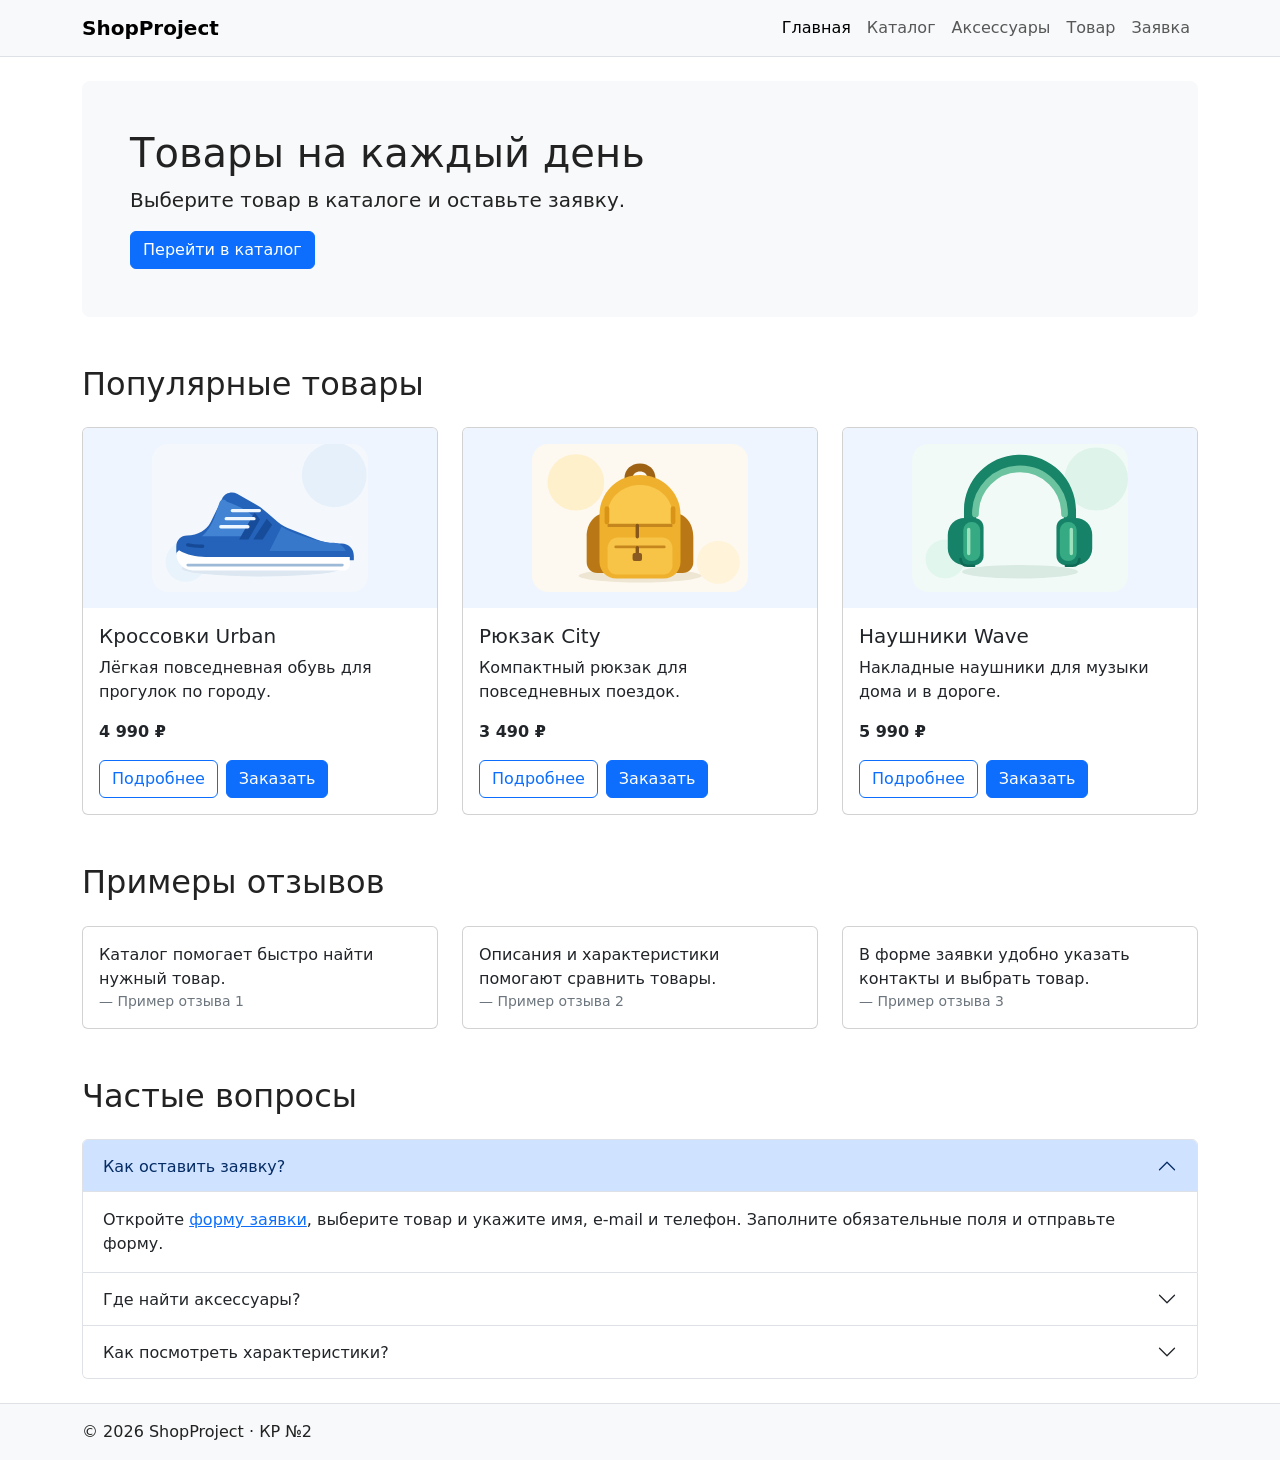
<file: index.html>
<!doctype html>
<html lang="ru">
<head>
  <meta charset="utf-8">
  <meta name="viewport" content="width=device-width, initial-scale=1">
  <title>Главная — ShopProject Bootstrap</title>
  <meta name="description" content="Учебный магазин на Bootstrap: товары, примеры отзывов и ответы на вопросы.">
  <link href="https://cdn.jsdelivr.net/npm/bootstrap@5.3.8/dist/css/bootstrap.min.css" rel="stylesheet" integrity="sha384-sRIl4kxILFvY47J16cr9ZwB07vP4J8+LH7qKQnuqkuIAvNWLzeN8tE5YBujZqJLB" crossorigin="anonymous">
  <link rel="stylesheet" href="css/custom.css">
  <script src="https://cdn.jsdelivr.net/npm/bootstrap@5.3.8/dist/js/bootstrap.bundle.min.js" integrity="sha384-FKyoEForCGlyvwx9Hj09JcYn3nv7wiPVlz7YYwJrWVcXK/BmnVDxM+D2scQbITxI" crossorigin="anonymous" defer></script>
  <script src="js/products.js" defer></script>
  <script src="js/main.js" defer></script>
</head>
<body class="d-flex flex-column min-vh-100">
  <header class="bg-body-tertiary border-bottom">
    <nav class="navbar navbar-expand-lg" aria-label="Основная навигация">
      <div class="container">
        <a class="navbar-brand fw-bold" href="index.html">ShopProject</a>
        <button class="navbar-toggler" type="button" data-bs-toggle="collapse" data-bs-target="#mainNavbar" aria-controls="mainNavbar" aria-expanded="false" aria-label="Открыть меню">
          <span class="navbar-toggler-icon"></span>
        </button>
        <div class="collapse navbar-collapse" id="mainNavbar">
          <ul class="navbar-nav ms-auto">
            <li class="nav-item"><a class="nav-link active" aria-current="page" href="index.html">Главная</a></li>
            <li class="nav-item"><a class="nav-link" href="catalog.html">Каталог</a></li>
            <li class="nav-item"><a class="nav-link" href="category.html">Аксессуары</a></li>
            <li class="nav-item"><a class="nav-link" href="product.html">Товар</a></li>
            <li class="nav-item"><a class="nav-link" href="order.html">Заявка</a></li>
          </ul>
        </div>
      </div>
    </nav>
  </header>

  <main class="container py-4 flex-grow-1">
    <section class="bg-light p-4 p-md-5 rounded-3 mb-5">
      <h1>Товары на каждый день</h1>
      <p class="lead">Выберите товар в каталоге и оставьте заявку.</p>
      <a class="btn btn-primary" href="catalog.html">Перейти в каталог</a>
    </section>

    <section class="mb-5" id="popular" aria-labelledby="featuredTitle">
      <h2 class="mb-4" id="featuredTitle">Популярные товары</h2>
      <div class="row g-4">
        <div class="col-md-4">
          <article class="card h-100">
            <img class="card-img-top product-image" src="images/sneaker.svg" alt="Синие кроссовки Urban" width="320" height="220">
            <div class="card-body d-flex flex-column">
              <h3 class="card-title h5">Кроссовки Urban</h3>
              <p class="card-text description">Лёгкая повседневная обувь для прогулок по городу.</p>
              <p class="fw-bold price">4 990 ₽</p>
              <div class="mt-auto d-flex flex-wrap gap-2">
                <a class="btn btn-outline-primary" href="product.html?product=urban">Подробнее</a>
                <button class="btn btn-primary" type="button" data-bs-toggle="modal" data-bs-target="#quickOrderModal" data-product="urban">Заказать</button>
              </div>
            </div>
          </article>
        </div>
        <div class="col-md-4">
          <article class="card h-100">
            <img class="card-img-top product-image" src="images/backpack.svg" alt="Жёлтый рюкзак City" width="320" height="220">
            <div class="card-body d-flex flex-column">
              <h3 class="card-title h5">Рюкзак City</h3>
              <p class="card-text description">Компактный рюкзак для повседневных поездок.</p>
              <p class="fw-bold price">3 490 ₽</p>
              <div class="mt-auto d-flex flex-wrap gap-2">
                <a class="btn btn-outline-primary" href="product.html?product=city">Подробнее</a>
                <button class="btn btn-primary" type="button" data-bs-toggle="modal" data-bs-target="#quickOrderModal" data-product="city">Заказать</button>
              </div>
            </div>
          </article>
        </div>
        <div class="col-md-4">
          <article class="card h-100">
            <img class="card-img-top product-image" src="images/headphones.svg" alt="Зелёные наушники Wave" width="320" height="220">
            <div class="card-body d-flex flex-column">
              <h3 class="card-title h5">Наушники Wave</h3>
              <p class="card-text description">Накладные наушники для музыки дома и в дороге.</p>
              <p class="fw-bold price">5 990 ₽</p>
              <div class="mt-auto d-flex flex-wrap gap-2">
                <a class="btn btn-outline-primary" href="product.html?product=wave">Подробнее</a>
                <button class="btn btn-primary" type="button" data-bs-toggle="modal" data-bs-target="#quickOrderModal" data-product="wave">Заказать</button>
              </div>
            </div>
          </article>
        </div>
      </div>
    </section>

    <section class="mb-5" id="reviews" aria-labelledby="reviewsTitle">
      <h2 class="mb-4" id="reviewsTitle">Примеры отзывов</h2>
      <div class="row g-4">
        <div class="col-md-4">
          <article class="card h-100">
            <div class="card-body">
              <figure class="mb-0">
                <blockquote class="blockquote fs-6">
                  <p>Каталог помогает быстро найти нужный товар.</p>
                </blockquote>
                <figcaption class="blockquote-footer mb-0">Пример отзыва 1</figcaption>
              </figure>
            </div>
          </article>
        </div>
        <div class="col-md-4">
          <article class="card h-100">
            <div class="card-body">
              <figure class="mb-0">
                <blockquote class="blockquote fs-6">
                  <p>Описания и характеристики помогают сравнить товары.</p>
                </blockquote>
                <figcaption class="blockquote-footer mb-0">Пример отзыва 2</figcaption>
              </figure>
            </div>
          </article>
        </div>
        <div class="col-md-4">
          <article class="card h-100">
            <div class="card-body">
              <figure class="mb-0">
                <blockquote class="blockquote fs-6">
                  <p>В форме заявки удобно указать контакты и выбрать товар.</p>
                </blockquote>
                <figcaption class="blockquote-footer mb-0">Пример отзыва 3</figcaption>
              </figure>
            </div>
          </article>
        </div>
      </div>
    </section>

    <section id="faq" aria-labelledby="faqTitle">
      <h2 class="mb-4" id="faqTitle">Частые вопросы</h2>
      <div class="accordion" id="faqAccordion">
        <div class="accordion-item">
          <h3 class="accordion-header" id="faqOrderHeading">
            <button class="accordion-button" type="button" data-bs-toggle="collapse" data-bs-target="#faqOrder" aria-expanded="true" aria-controls="faqOrder">Как оставить заявку?</button>
          </h3>
          <div class="accordion-collapse collapse show" id="faqOrder" aria-labelledby="faqOrderHeading" data-bs-parent="#faqAccordion">
            <div class="accordion-body">Откройте <a href="order.html">форму заявки</a>, выберите товар и укажите имя, e-mail и телефон. Заполните обязательные поля и отправьте форму.</div>
          </div>
        </div>
        <div class="accordion-item">
          <h3 class="accordion-header" id="faqAccessoriesHeading">
            <button class="accordion-button collapsed" type="button" data-bs-toggle="collapse" data-bs-target="#faqAccessories" aria-expanded="false" aria-controls="faqAccessories">Где найти аксессуары?</button>
          </h3>
          <div class="accordion-collapse collapse" id="faqAccessories" aria-labelledby="faqAccessoriesHeading" data-bs-parent="#faqAccordion">
            <div class="accordion-body">Перейдите в <a href="category.html">раздел «Аксессуары»</a>.</div>
          </div>
        </div>
        <div class="accordion-item">
          <h3 class="accordion-header" id="faqDetailsHeading">
            <button class="accordion-button collapsed" type="button" data-bs-toggle="collapse" data-bs-target="#faqDetails" aria-expanded="false" aria-controls="faqDetails">Как посмотреть характеристики?</button>
          </h3>
          <div class="accordion-collapse collapse" id="faqDetails" aria-labelledby="faqDetailsHeading" data-bs-parent="#faqAccordion">
            <div class="accordion-body">Откройте <a href="catalog.html">каталог</a> и нажмите «Подробнее» в карточке товара.</div>
          </div>
        </div>
      </div>
    </section>
    <div class="alert alert-success d-none mt-4" id="quickSuccess" role="status">Форма заполнена без ошибок.</div>
  </main>

  <div class="modal fade" id="quickOrderModal" tabindex="-1" aria-labelledby="quickOrderTitle" aria-hidden="true">
    <div class="modal-dialog modal-dialog-scrollable">
      <div class="modal-content">
        <div class="modal-header">
          <h2 class="modal-title fs-5" id="quickOrderTitle">Быстрая заявка</h2>
          <button class="btn-close" type="button" data-bs-dismiss="modal" aria-label="Закрыть окно"></button>
        </div>
        <div class="modal-body">
      <form class="needs-validation request-form" id="quick-form" data-request-form data-success="#quickSuccess" action="#" method="post" novalidate>
        <div class="mb-3">
          <label class="form-label" for="quick-product">Товар</label>
          <select class="form-select" id="quick-product" name="product" required>
            <option value="">Выберите товар</option>
            <option value="urban">Кроссовки Urban</option>
            <option value="city">Рюкзак City</option>
            <option value="wave">Наушники Wave</option>
            <option value="flow">Бутылка Flow</option>
            <option value="base">Кепка Base</option>
            <option value="pulse">Колонка Pulse</option>
          </select>
          <div class="invalid-feedback">Выберите товар.</div>
        </div>
        <div class="mb-3">
          <label class="form-label" for="quick-name">Имя</label>
          <input class="form-control" id="quick-name" name="name" type="text" minlength="2" placeholder="Введите ваше имя" autocomplete="given-name" required>
          <div class="invalid-feedback">Введите имя не короче двух символов.</div>
        </div>
        <div class="mb-3">
          <label class="form-label" for="quick-email">E-mail</label>
          <div class="input-group has-validation">
            <span class="input-group-text" id="quick-email-addon">@</span>
            <input class="form-control" id="quick-email" name="email" type="email" placeholder="example@mail.ru" autocomplete="email" aria-describedby="quick-email-addon" required>
            <div class="invalid-feedback">Укажите корректный e-mail.</div>
          </div>
        </div>
        <div class="mb-3">
          <label class="form-label" for="quick-phone">Телефон</label>
          <input class="form-control" id="quick-phone" name="phone" type="tel" inputmode="tel" placeholder="+7 (900) 000-00-00" pattern="^\+7 \(\d{3}\) \d{3}-\d{2}-\d{2}$" autocomplete="tel" aria-describedby="quick-phone-hint" required>
          <div class="form-text" id="quick-phone-hint">Формат: +7 (900) 000-00-00</div>
          <div class="invalid-feedback">Введите телефон в указанном формате.</div>
        </div>
        <div class="mb-3">
          <label class="form-label" for="quick-comment">Комментарий</label>
          <textarea class="form-control" id="quick-comment" name="comment" rows="3" placeholder="Укажите дополнительную информацию"></textarea>
        </div>
        <div class="form-check mb-4">
          <input class="form-check-input" id="quick-agreement" name="agreement" type="checkbox" required>
          <label class="form-check-label" for="quick-agreement">Я согласен на обработку данных</label>
          <div class="invalid-feedback">Для продолжения необходимо согласие.</div>
        </div>
        <div class="d-flex flex-wrap gap-2">
          <button class="btn btn-outline-secondary" type="button" data-bs-dismiss="modal">Закрыть</button>
          <button class="btn btn-primary" type="submit">Проверить заявку</button>
        </div>
      </form>
        </div>
      </div>
    </div>
  </div>

  <footer class="bg-body-tertiary border-top py-3 mt-auto">
    <div class="container"><p class="mb-0">&copy; 2026 ShopProject · КР №2</p></div>
  </footer>
</body>
</html>
</file>
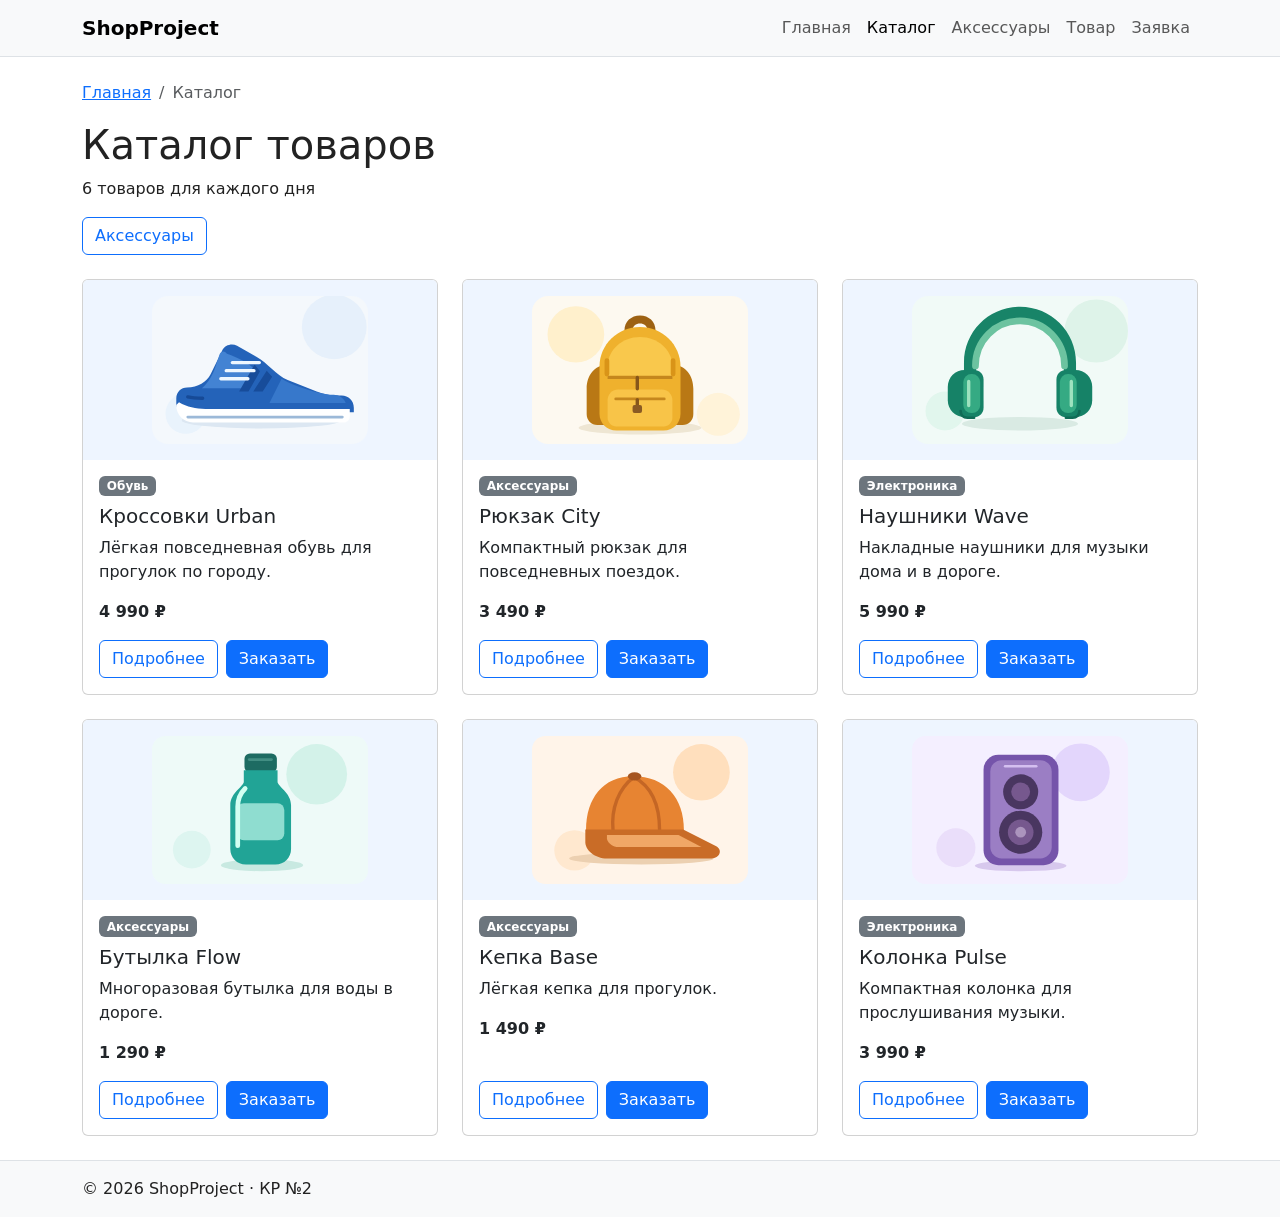
<file: catalog.html>
<!doctype html>
<html lang="ru">
<head>
  <meta charset="utf-8">
  <meta name="viewport" content="width=device-width, initial-scale=1">
  <title>Каталог — ShopProject Bootstrap</title>
  <meta name="description" content="Каталог из шести товаров: обувь, аксессуары и электроника.">
  <link href="https://cdn.jsdelivr.net/npm/bootstrap@5.3.8/dist/css/bootstrap.min.css" rel="stylesheet" integrity="sha384-sRIl4kxILFvY47J16cr9ZwB07vP4J8+LH7qKQnuqkuIAvNWLzeN8tE5YBujZqJLB" crossorigin="anonymous">
  <link rel="stylesheet" href="css/custom.css">
  <script src="https://cdn.jsdelivr.net/npm/bootstrap@5.3.8/dist/js/bootstrap.bundle.min.js" integrity="sha384-FKyoEForCGlyvwx9Hj09JcYn3nv7wiPVlz7YYwJrWVcXK/BmnVDxM+D2scQbITxI" crossorigin="anonymous" defer></script>
  <script src="js/products.js" defer></script>
  <script src="js/main.js" defer></script>
</head>
<body class="d-flex flex-column min-vh-100">
  <header class="bg-body-tertiary border-bottom">
    <nav class="navbar navbar-expand-lg" aria-label="Основная навигация">
      <div class="container">
        <a class="navbar-brand fw-bold" href="index.html">ShopProject</a>
        <button class="navbar-toggler" type="button" data-bs-toggle="collapse" data-bs-target="#mainNavbar" aria-controls="mainNavbar" aria-expanded="false" aria-label="Открыть меню">
          <span class="navbar-toggler-icon"></span>
        </button>
        <div class="collapse navbar-collapse" id="mainNavbar">
          <ul class="navbar-nav ms-auto">
            <li class="nav-item"><a class="nav-link" href="index.html">Главная</a></li>
            <li class="nav-item"><a class="nav-link active" aria-current="page" href="catalog.html">Каталог</a></li>
            <li class="nav-item"><a class="nav-link" href="category.html">Аксессуары</a></li>
            <li class="nav-item"><a class="nav-link" href="product.html">Товар</a></li>
            <li class="nav-item"><a class="nav-link" href="order.html">Заявка</a></li>
          </ul>
        </div>
      </div>
    </nav>
  </header>

  <main class="container py-4 flex-grow-1">
    <nav aria-label="Хлебные крошки">
      <ol class="breadcrumb">
        <li class="breadcrumb-item"><a href="index.html">Главная</a></li>
        <li class="breadcrumb-item active" aria-current="page">Каталог</li>
      </ol>
    </nav>
    <h1>Каталог товаров</h1>
    <p>6 товаров для каждого дня</p>
    <a class="btn btn-outline-primary mb-4" href="category.html">Аксессуары</a>

    <div class="row g-4">
      <div class="col-md-6 col-lg-4">
        <article class="card h-100">
          <img class="card-img-top product-image" src="images/sneaker.svg" alt="Синие кроссовки Urban" width="320" height="220">
          <div class="card-body d-flex flex-column">
            <span class="badge text-bg-secondary align-self-start mb-2">Обувь</span>
            <h2 class="card-title h5">Кроссовки Urban</h2>
            <p class="card-text">Лёгкая повседневная обувь для прогулок по городу.</p>
            <p class="fw-bold">4 990 ₽</p>
            <div class="mt-auto d-flex gap-2">
              <a class="btn btn-outline-primary" href="product.html?product=urban">Подробнее</a>
              <a class="btn btn-primary" href="order.html?product=urban">Заказать</a>
            </div>
          </div>
        </article>
      </div>
      <div class="col-md-6 col-lg-4">
        <article class="card h-100">
          <img class="card-img-top product-image" src="images/backpack.svg" alt="Жёлтый рюкзак City" width="320" height="220">
          <div class="card-body d-flex flex-column">
            <span class="badge text-bg-secondary align-self-start mb-2">Аксессуары</span>
            <h2 class="card-title h5">Рюкзак City</h2>
            <p class="card-text">Компактный рюкзак для повседневных поездок.</p>
            <p class="fw-bold">3 490 ₽</p>
            <div class="mt-auto d-flex gap-2">
              <a class="btn btn-outline-primary" href="product.html?product=city">Подробнее</a>
              <a class="btn btn-primary" href="order.html?product=city">Заказать</a>
            </div>
          </div>
        </article>
      </div>
      <div class="col-md-6 col-lg-4">
        <article class="card h-100">
          <img class="card-img-top product-image" src="images/headphones.svg" alt="Зелёные наушники Wave" width="320" height="220">
          <div class="card-body d-flex flex-column">
            <span class="badge text-bg-secondary align-self-start mb-2">Электроника</span>
            <h2 class="card-title h5">Наушники Wave</h2>
            <p class="card-text">Накладные наушники для музыки дома и в дороге.</p>
            <p class="fw-bold">5 990 ₽</p>
            <div class="mt-auto d-flex gap-2">
              <a class="btn btn-outline-primary" href="product.html?product=wave">Подробнее</a>
              <a class="btn btn-primary" href="order.html?product=wave">Заказать</a>
            </div>
          </div>
        </article>
      </div>
      <div class="col-md-6 col-lg-4">
        <article class="card h-100">
          <img class="card-img-top product-image" src="images/bottle.svg" alt="Многоразовая бутылка Flow" width="320" height="220">
          <div class="card-body d-flex flex-column">
            <span class="badge text-bg-secondary align-self-start mb-2">Аксессуары</span>
            <h2 class="card-title h5">Бутылка Flow</h2>
            <p class="card-text">Многоразовая бутылка для воды в дороге.</p>
            <p class="fw-bold">1 290 ₽</p>
            <div class="mt-auto d-flex gap-2">
              <a class="btn btn-outline-primary" href="product.html?product=flow">Подробнее</a>
              <a class="btn btn-primary" href="order.html?product=flow">Заказать</a>
            </div>
          </div>
        </article>
      </div>
      <div class="col-md-6 col-lg-4">
        <article class="card h-100">
          <img class="card-img-top product-image" src="images/cap.svg" alt="Кепка Base для прогулок" width="320" height="220">
          <div class="card-body d-flex flex-column">
            <span class="badge text-bg-secondary align-self-start mb-2">Аксессуары</span>
            <h2 class="card-title h5">Кепка Base</h2>
            <p class="card-text">Лёгкая кепка для прогулок.</p>
            <p class="fw-bold">1 490 ₽</p>
            <div class="mt-auto d-flex gap-2">
              <a class="btn btn-outline-primary" href="product.html?product=base">Подробнее</a>
              <a class="btn btn-primary" href="order.html?product=base">Заказать</a>
            </div>
          </div>
        </article>
      </div>
      <div class="col-md-6 col-lg-4">
        <article class="card h-100">
          <img class="card-img-top product-image" src="images/speaker.svg" alt="Компактная колонка Pulse" width="320" height="220">
          <div class="card-body d-flex flex-column">
            <span class="badge text-bg-secondary align-self-start mb-2">Электроника</span>
            <h2 class="card-title h5">Колонка Pulse</h2>
            <p class="card-text">Компактная колонка для прослушивания музыки.</p>
            <p class="fw-bold">3 990 ₽</p>
            <div class="mt-auto d-flex gap-2">
              <a class="btn btn-outline-primary" href="product.html?product=pulse">Подробнее</a>
              <a class="btn btn-primary" href="order.html?product=pulse">Заказать</a>
            </div>
          </div>
        </article>
      </div>
    </div>
  </main>

  <footer class="bg-body-tertiary border-top py-3 mt-auto">
    <div class="container"><p class="mb-0">&copy; 2026 ShopProject · КР №2</p></div>
  </footer>
</body>
</html>
</file>
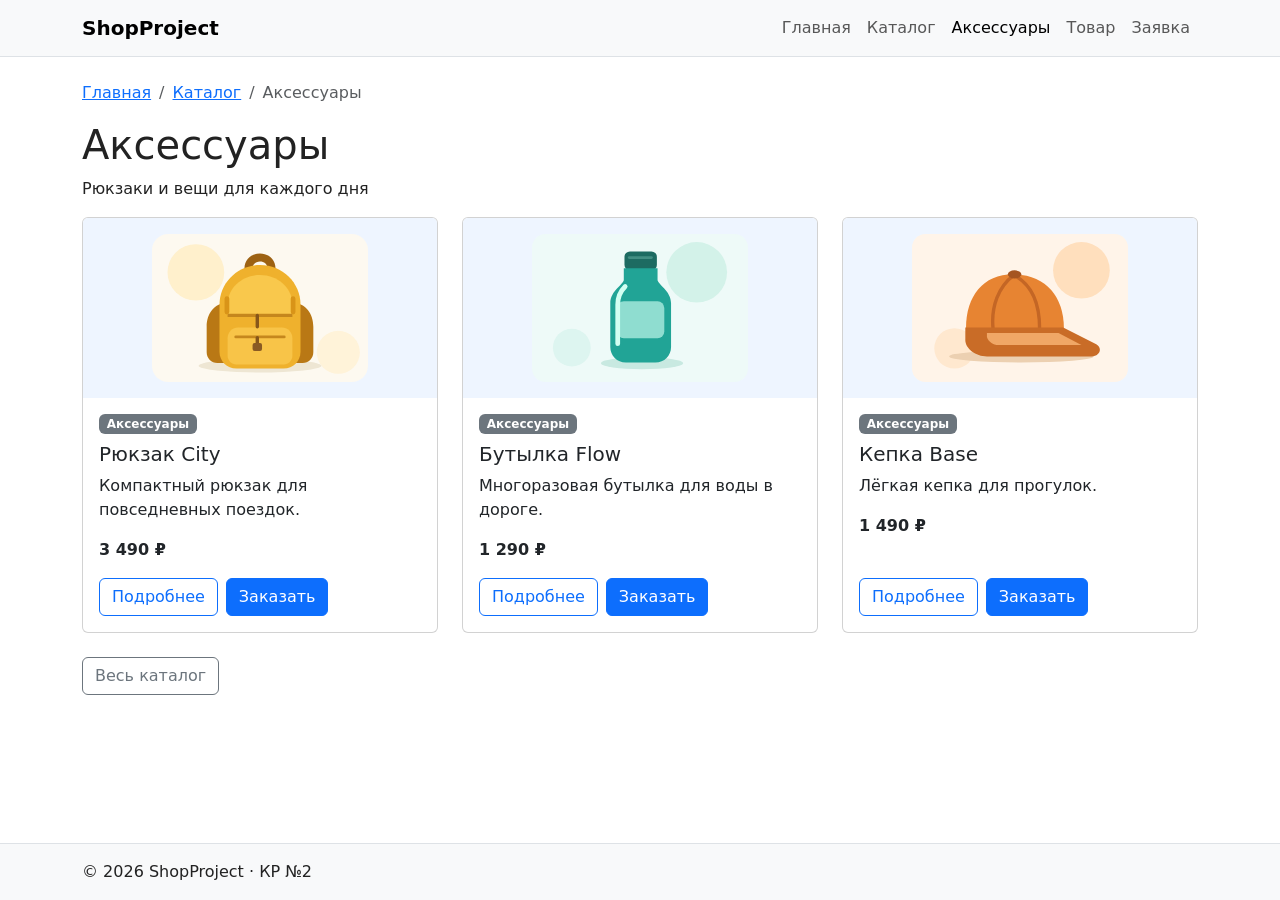
<file: category.html>
<!doctype html>
<html lang="ru">
<head>
  <meta charset="utf-8">
  <meta name="viewport" content="width=device-width, initial-scale=1">
  <title>Аксессуары — ShopProject Bootstrap</title>
  <meta name="description" content="Отдельная категория аксессуаров: рюкзак City, бутылка Flow и кепка Base.">
  <link href="https://cdn.jsdelivr.net/npm/bootstrap@5.3.8/dist/css/bootstrap.min.css" rel="stylesheet" integrity="sha384-sRIl4kxILFvY47J16cr9ZwB07vP4J8+LH7qKQnuqkuIAvNWLzeN8tE5YBujZqJLB" crossorigin="anonymous">
  <link rel="stylesheet" href="css/custom.css">
  <script src="https://cdn.jsdelivr.net/npm/bootstrap@5.3.8/dist/js/bootstrap.bundle.min.js" integrity="sha384-FKyoEForCGlyvwx9Hj09JcYn3nv7wiPVlz7YYwJrWVcXK/BmnVDxM+D2scQbITxI" crossorigin="anonymous" defer></script>
  <script src="js/products.js" defer></script>
  <script src="js/main.js" defer></script>
</head>
<body class="d-flex flex-column min-vh-100">
  <header class="bg-body-tertiary border-bottom">
    <nav class="navbar navbar-expand-lg" aria-label="Основная навигация">
      <div class="container">
        <a class="navbar-brand fw-bold" href="index.html">ShopProject</a>
        <button class="navbar-toggler" type="button" data-bs-toggle="collapse" data-bs-target="#mainNavbar" aria-controls="mainNavbar" aria-expanded="false" aria-label="Открыть меню">
          <span class="navbar-toggler-icon"></span>
        </button>
        <div class="collapse navbar-collapse" id="mainNavbar">
          <ul class="navbar-nav ms-auto">
            <li class="nav-item"><a class="nav-link" href="index.html">Главная</a></li>
            <li class="nav-item"><a class="nav-link" href="catalog.html">Каталог</a></li>
            <li class="nav-item"><a class="nav-link active" aria-current="page" href="category.html">Аксессуары</a></li>
            <li class="nav-item"><a class="nav-link" href="product.html">Товар</a></li>
            <li class="nav-item"><a class="nav-link" href="order.html">Заявка</a></li>
          </ul>
        </div>
      </div>
    </nav>
  </header>

  <main class="container py-4 flex-grow-1">
    <nav aria-label="Хлебные крошки">
      <ol class="breadcrumb">
        <li class="breadcrumb-item"><a href="index.html">Главная</a></li>
        <li class="breadcrumb-item"><a href="catalog.html">Каталог</a></li>
        <li class="breadcrumb-item active" aria-current="page">Аксессуары</li>
      </ol>
    </nav>
    <h1>Аксессуары</h1>
    <p>Рюкзаки и вещи для каждого дня</p>

    <div class="row g-4">
      <div class="col-md-6 col-lg-4">
        <article class="card h-100">
          <img class="card-img-top product-image" src="images/backpack.svg" alt="Жёлтый рюкзак City" width="320" height="220">
          <div class="card-body d-flex flex-column">
            <span class="badge text-bg-secondary align-self-start mb-2">Аксессуары</span>
            <h2 class="card-title h5">Рюкзак City</h2>
            <p class="card-text">Компактный рюкзак для повседневных поездок.</p>
            <p class="fw-bold">3 490 ₽</p>
            <div class="mt-auto d-flex gap-2">
              <a class="btn btn-outline-primary" href="product.html?product=city">Подробнее</a>
              <a class="btn btn-primary" href="order.html?product=city">Заказать</a>
            </div>
          </div>
        </article>
      </div>
      <div class="col-md-6 col-lg-4">
        <article class="card h-100">
          <img class="card-img-top product-image" src="images/bottle.svg" alt="Многоразовая бутылка Flow" width="320" height="220">
          <div class="card-body d-flex flex-column">
            <span class="badge text-bg-secondary align-self-start mb-2">Аксессуары</span>
            <h2 class="card-title h5">Бутылка Flow</h2>
            <p class="card-text">Многоразовая бутылка для воды в дороге.</p>
            <p class="fw-bold">1 290 ₽</p>
            <div class="mt-auto d-flex gap-2">
              <a class="btn btn-outline-primary" href="product.html?product=flow">Подробнее</a>
              <a class="btn btn-primary" href="order.html?product=flow">Заказать</a>
            </div>
          </div>
        </article>
      </div>
      <div class="col-md-6 col-lg-4">
        <article class="card h-100">
          <img class="card-img-top product-image" src="images/cap.svg" alt="Кепка Base для прогулок" width="320" height="220">
          <div class="card-body d-flex flex-column">
            <span class="badge text-bg-secondary align-self-start mb-2">Аксессуары</span>
            <h2 class="card-title h5">Кепка Base</h2>
            <p class="card-text">Лёгкая кепка для прогулок.</p>
            <p class="fw-bold">1 490 ₽</p>
            <div class="mt-auto d-flex gap-2">
              <a class="btn btn-outline-primary" href="product.html?product=base">Подробнее</a>
              <a class="btn btn-primary" href="order.html?product=base">Заказать</a>
            </div>
          </div>
        </article>
      </div>
    </div>
    <a class="btn btn-outline-secondary mt-4" href="catalog.html">Весь каталог</a>
  </main>

  <footer class="bg-body-tertiary border-top py-3 mt-auto">
    <div class="container"><p class="mb-0">&copy; 2026 ShopProject · КР №2</p></div>
  </footer>
</body>
</html>
</file>
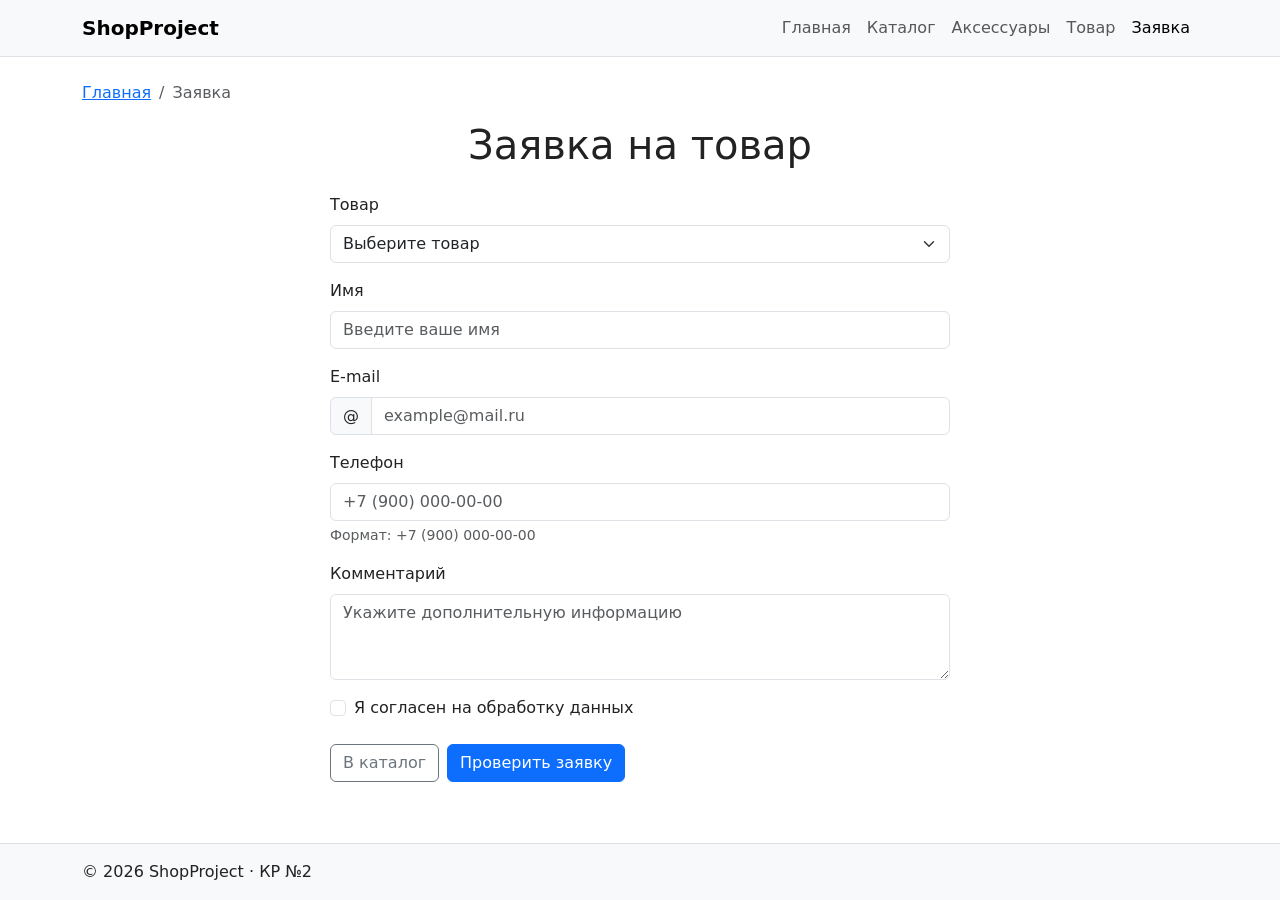
<file: order.html>
<!doctype html>
<html lang="ru">
<head>
  <meta charset="utf-8">
  <meta name="viewport" content="width=device-width, initial-scale=1">
  <title>Заявка — ShopProject Bootstrap</title>
  <meta name="description" content="Форма заявки на товар с проверкой контактных данных.">
  <link href="https://cdn.jsdelivr.net/npm/bootstrap@5.3.8/dist/css/bootstrap.min.css" rel="stylesheet" integrity="sha384-sRIl4kxILFvY47J16cr9ZwB07vP4J8+LH7qKQnuqkuIAvNWLzeN8tE5YBujZqJLB" crossorigin="anonymous">
  <link rel="stylesheet" href="css/custom.css">
  <script src="https://cdn.jsdelivr.net/npm/bootstrap@5.3.8/dist/js/bootstrap.bundle.min.js" integrity="sha384-FKyoEForCGlyvwx9Hj09JcYn3nv7wiPVlz7YYwJrWVcXK/BmnVDxM+D2scQbITxI" crossorigin="anonymous" defer></script>
  <script src="js/products.js" defer></script>
  <script src="js/main.js" defer></script>
</head>
<body class="d-flex flex-column min-vh-100">
  <header class="bg-body-tertiary border-bottom">
    <nav class="navbar navbar-expand-lg" aria-label="Основная навигация">
      <div class="container">
        <a class="navbar-brand fw-bold" href="index.html">ShopProject</a>
        <button class="navbar-toggler" type="button" data-bs-toggle="collapse" data-bs-target="#mainNavbar" aria-controls="mainNavbar" aria-expanded="false" aria-label="Открыть меню">
          <span class="navbar-toggler-icon"></span>
        </button>
        <div class="collapse navbar-collapse" id="mainNavbar">
          <ul class="navbar-nav ms-auto">
            <li class="nav-item"><a class="nav-link" href="index.html">Главная</a></li>
            <li class="nav-item"><a class="nav-link" href="catalog.html">Каталог</a></li>
            <li class="nav-item"><a class="nav-link" href="category.html">Аксессуары</a></li>
            <li class="nav-item"><a class="nav-link" href="product.html">Товар</a></li>
            <li class="nav-item"><a class="nav-link active" aria-current="page" href="order.html">Заявка</a></li>
          </ul>
        </div>
      </div>
    </nav>
  </header>

  <main class="container py-4 flex-grow-1">
    <nav aria-label="Хлебные крошки">
      <ol class="breadcrumb">
        <li class="breadcrumb-item"><a href="index.html">Главная</a></li>
        <li class="breadcrumb-item active" aria-current="page">Заявка</li>
      </ol>
    </nav>
    <h1 class="text-center mb-4">Заявка на товар</h1>
      <form class="needs-validation request-form mx-auto" id="order-form" data-request-form data-success="#orderSuccess" action="#" method="post" novalidate>
        <div class="mb-3">
          <label class="form-label" for="order-product">Товар</label>
          <select class="form-select" id="order-product" name="product" required>
            <option value="">Выберите товар</option>
            <option value="urban">Кроссовки Urban</option>
            <option value="city">Рюкзак City</option>
            <option value="wave">Наушники Wave</option>
            <option value="flow">Бутылка Flow</option>
            <option value="base">Кепка Base</option>
            <option value="pulse">Колонка Pulse</option>
          </select>
          <div class="invalid-feedback">Выберите товар.</div>
        </div>
        <div class="mb-3">
          <label class="form-label" for="order-name">Имя</label>
          <input class="form-control" id="order-name" name="name" type="text" minlength="2" placeholder="Введите ваше имя" autocomplete="given-name" required>
          <div class="invalid-feedback">Введите имя не короче двух символов.</div>
        </div>
        <div class="mb-3">
          <label class="form-label" for="order-email">E-mail</label>
          <div class="input-group has-validation">
            <span class="input-group-text" id="order-email-addon">@</span>
            <input class="form-control" id="order-email" name="email" type="email" placeholder="example@mail.ru" autocomplete="email" aria-describedby="order-email-addon" required>
            <div class="invalid-feedback">Укажите корректный e-mail.</div>
          </div>
        </div>
        <div class="mb-3">
          <label class="form-label" for="order-phone">Телефон</label>
          <input class="form-control" id="order-phone" name="phone" type="tel" inputmode="tel" placeholder="+7 (900) 000-00-00" pattern="^\+7 \(\d{3}\) \d{3}-\d{2}-\d{2}$" autocomplete="tel" aria-describedby="order-phone-hint" required>
          <div class="form-text" id="order-phone-hint">Формат: +7 (900) 000-00-00</div>
          <div class="invalid-feedback">Введите телефон в указанном формате.</div>
        </div>
        <div class="mb-3">
          <label class="form-label" for="order-comment">Комментарий</label>
          <textarea class="form-control" id="order-comment" name="comment" rows="3" placeholder="Укажите дополнительную информацию"></textarea>
        </div>
        <div class="form-check mb-4">
          <input class="form-check-input" id="order-agreement" name="agreement" type="checkbox" required>
          <label class="form-check-label" for="order-agreement">Я согласен на обработку данных</label>
          <div class="invalid-feedback">Для продолжения необходимо согласие.</div>
        </div>
        <div class="d-flex flex-wrap gap-2">
          <a class="btn btn-outline-secondary" href="catalog.html">В каталог</a>
          <button class="btn btn-primary" type="submit">Проверить заявку</button>
        </div>
      </form>
    <div class="alert alert-success d-none request-form mx-auto mt-4" id="orderSuccess" role="status">Форма заполнена без ошибок.</div>
  </main>

  <footer class="bg-body-tertiary border-top py-3 mt-auto">
    <div class="container"><p class="mb-0">&copy; 2026 ShopProject · КР №2</p></div>
  </footer>
</body>
</html>
</file>
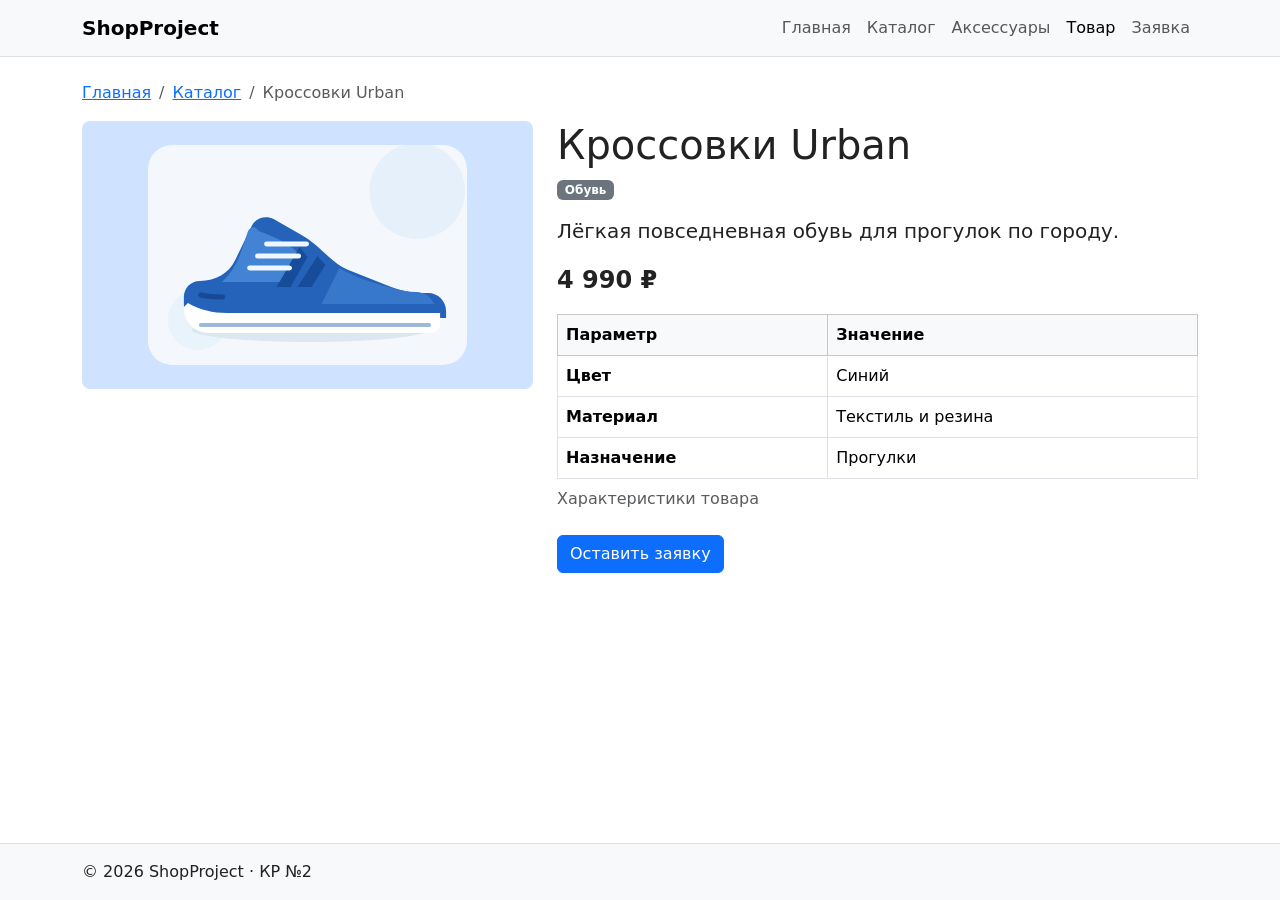
<file: product.html>
<!doctype html>
<html lang="ru">
<head>
  <meta charset="utf-8">
  <meta name="viewport" content="width=device-width, initial-scale=1">
  <title>Товар — ShopProject Bootstrap</title>
  <meta name="description" content="Подробности учебного товара, характеристики, цена и переход к заявке.">
  <link href="https://cdn.jsdelivr.net/npm/bootstrap@5.3.8/dist/css/bootstrap.min.css" rel="stylesheet" integrity="sha384-sRIl4kxILFvY47J16cr9ZwB07vP4J8+LH7qKQnuqkuIAvNWLzeN8tE5YBujZqJLB" crossorigin="anonymous">
  <link rel="stylesheet" href="css/custom.css">
  <script src="https://cdn.jsdelivr.net/npm/bootstrap@5.3.8/dist/js/bootstrap.bundle.min.js" integrity="sha384-FKyoEForCGlyvwx9Hj09JcYn3nv7wiPVlz7YYwJrWVcXK/BmnVDxM+D2scQbITxI" crossorigin="anonymous" defer></script>
  <script src="js/products.js" defer></script>
  <script src="js/main.js" defer></script>
</head>
<body class="d-flex flex-column min-vh-100">
  <header class="bg-body-tertiary border-bottom">
    <nav class="navbar navbar-expand-lg" aria-label="Основная навигация">
      <div class="container">
        <a class="navbar-brand fw-bold" href="index.html">ShopProject</a>
        <button class="navbar-toggler" type="button" data-bs-toggle="collapse" data-bs-target="#mainNavbar" aria-controls="mainNavbar" aria-expanded="false" aria-label="Открыть меню">
          <span class="navbar-toggler-icon"></span>
        </button>
        <div class="collapse navbar-collapse" id="mainNavbar">
          <ul class="navbar-nav ms-auto">
            <li class="nav-item"><a class="nav-link" href="index.html">Главная</a></li>
            <li class="nav-item"><a class="nav-link" href="catalog.html">Каталог</a></li>
            <li class="nav-item"><a class="nav-link" href="category.html">Аксессуары</a></li>
            <li class="nav-item"><a class="nav-link active" aria-current="page" href="product.html">Товар</a></li>
            <li class="nav-item"><a class="nav-link" href="order.html">Заявка</a></li>
          </ul>
        </div>
      </div>
    </nav>
  </header>

  <main class="container py-4 flex-grow-1">
    <nav aria-label="Хлебные крошки">
      <ol class="breadcrumb">
        <li class="breadcrumb-item"><a href="index.html">Главная</a></li>
        <li class="breadcrumb-item"><a href="catalog.html">Каталог</a></li>
        <li class="breadcrumb-item active" aria-current="page" data-product-crumb>Кроссовки Urban</li>
      </ol>
    </nav>
    <article class="row g-4" data-product-page>
      <div class="col-md-5">
        <div class="bg-primary-subtle rounded-3 p-4">
          <img class="product-detail-image" src="images/sneaker.svg" alt="Кроссовки Urban" width="320" height="220" data-product-image>
        </div>
      </div>
      <div class="col-md-7">
        <h1 data-product-title>Кроссовки Urban</h1>
        <span class="badge text-bg-secondary mb-3" data-product-category>Обувь</span>
        <p class="lead" data-product-description>Лёгкая повседневная обувь для прогулок по городу.</p>
        <p class="fs-4 fw-bold" data-product-price>4 990 ₽</p>
        <table class="table table-bordered">
          <caption>Характеристики товара</caption>
          <thead class="table-light"><tr><th scope="col">Параметр</th><th scope="col">Значение</th></tr></thead>
          <tbody>
            <tr><th scope="row">Цвет</th><td data-product-color>Синий</td></tr>
            <tr><th scope="row">Материал</th><td data-product-material>Текстиль и резина</td></tr>
            <tr><th scope="row">Назначение</th><td data-product-purpose>Прогулки</td></tr>
          </tbody>
        </table>
        <a class="btn btn-primary" href="order.html?product=urban" data-product-order>Оставить заявку</a>
      </div>
    </article>
  </main>

  <footer class="bg-body-tertiary border-top py-3 mt-auto">
    <div class="container"><p class="mb-0">&copy; 2026 ShopProject · КР №2</p></div>
  </footer>
</body>
</html>
</file>
<file: css/custom.css>
body {
  color: #222;
}

.product-image {
  height: 180px;
  padding: 16px;
  object-fit: contain;
  background: #eef5ff;
}

.product-detail-image {
  display: block;
  width: 100%;
  max-height: 360px;
  object-fit: contain;
}

.request-form {
  max-width: 620px;
}

a:focus-visible,
button:focus-visible,
input:focus-visible,
select:focus-visible,
textarea:focus-visible {
  outline: 2px solid #0057b8;
  outline-offset: 3px;
}
</file>
